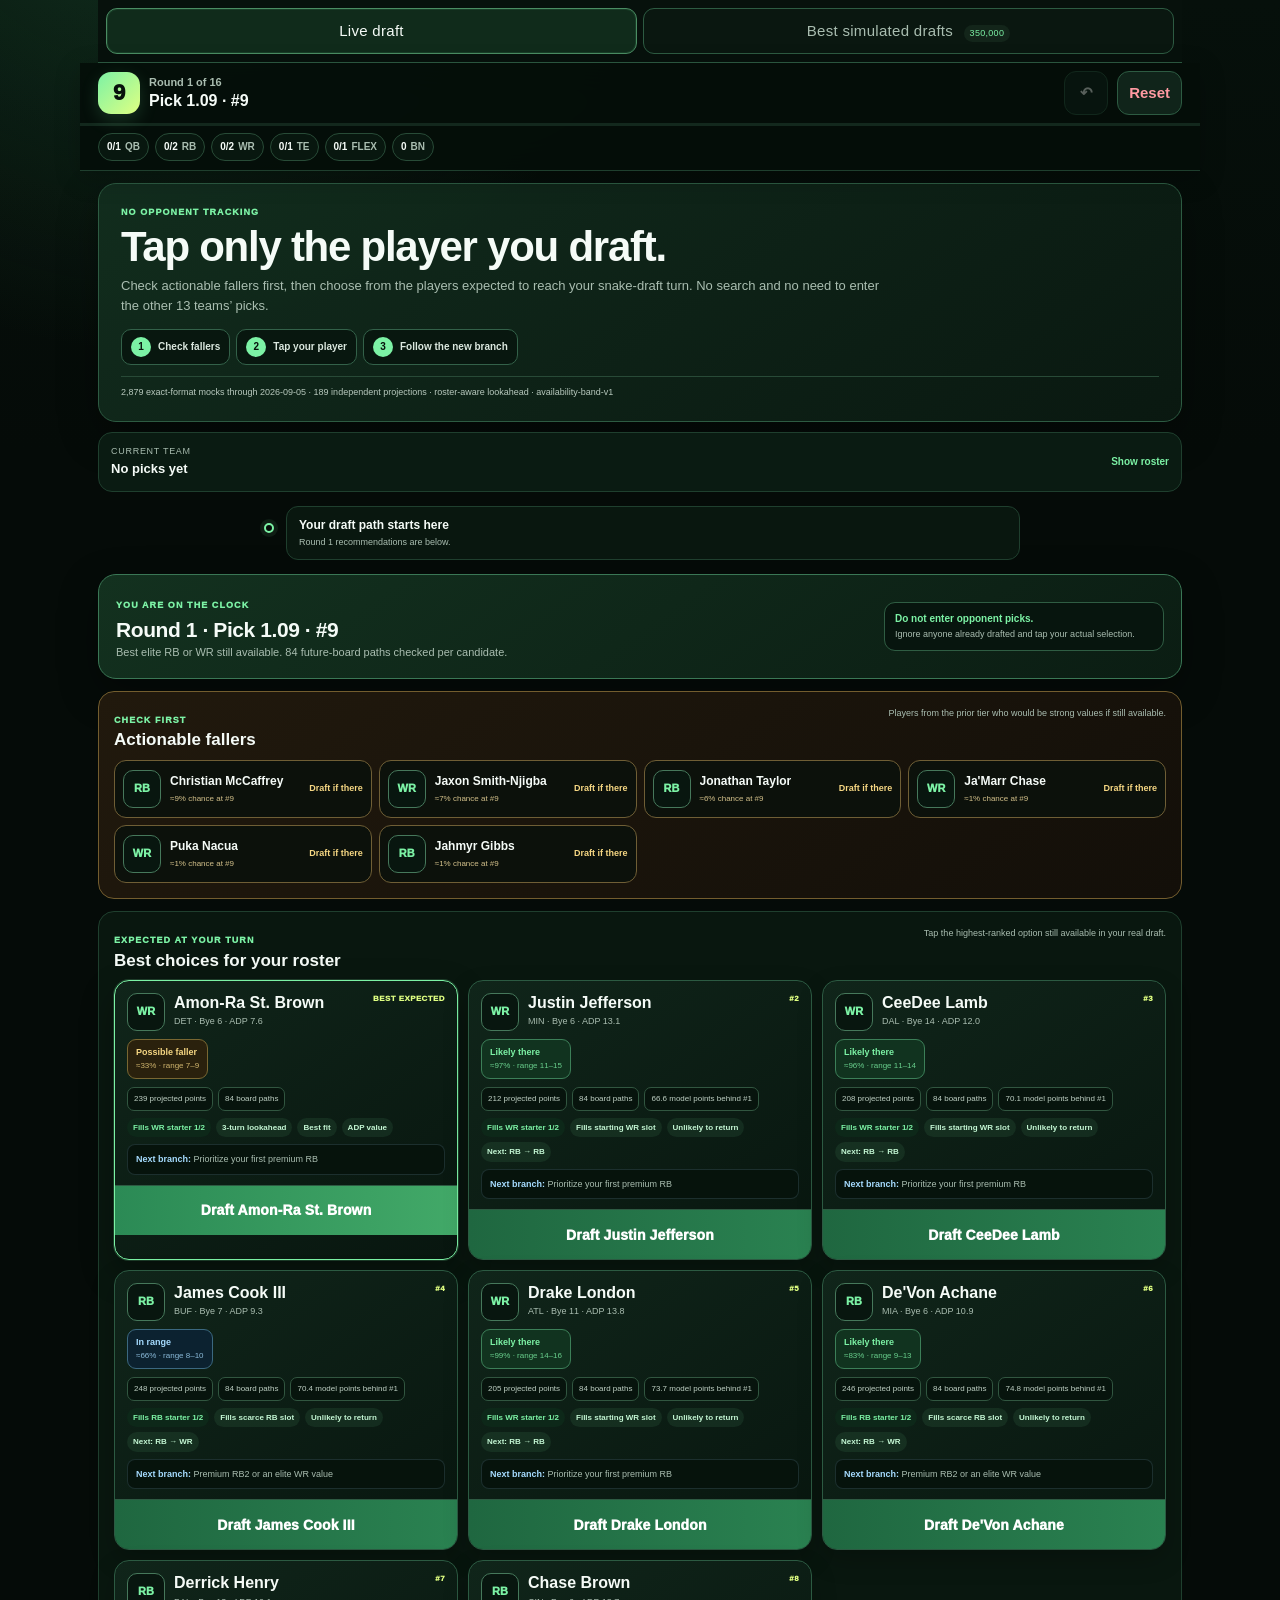
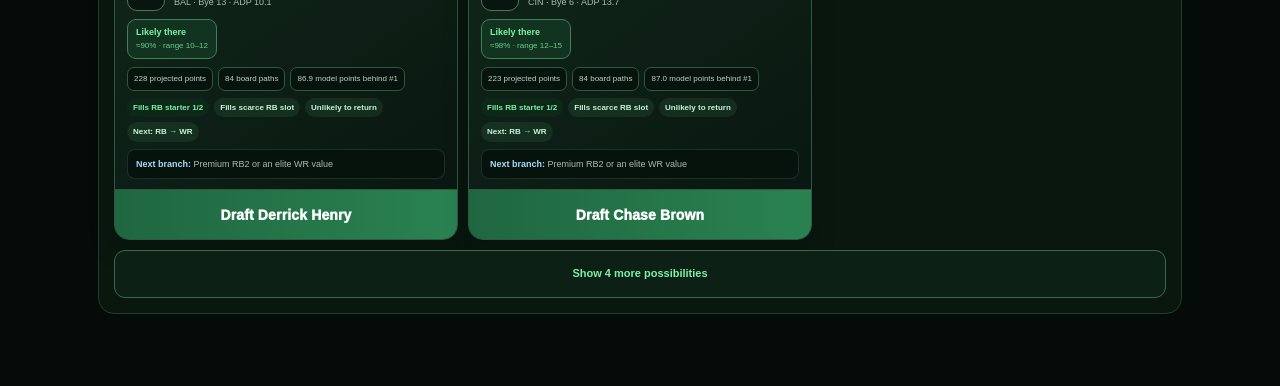
<file: index.html>
<!doctype html>
<html lang="en">
<head>
  <meta charset="utf-8">
  <meta name="viewport" content="width=device-width,initial-scale=1,viewport-fit=cover">
  <meta name="theme-color" content="#07110c">
  <meta name="apple-mobile-web-app-capable" content="yes">
  <meta name="apple-mobile-web-app-status-bar-style" content="black-translucent">
  <meta name="description" content="Live draft assistant and conservative strategy simulations for pick 9 in a 14-team half-PPR fantasy football snake draft.">
  <title>Pick 9 Draft Tree</title>
  <link rel="stylesheet" href="style.css">
  <link rel="stylesheet" href="adversarial-tuning.css">
  <link rel="stylesheet" href="simulations.css">
  <link rel="stylesheet" href="simulation-thresholds.css">
</head>
<body>
  <div id="live-status" class="sr-only" aria-live="polite" aria-atomic="true"></div>
  <div class="calculating" role="status" aria-live="polite">
    <span class="spinner" aria-hidden="true"></span>
    <b>Updating your draft tree…</b>
  </div>

  <div class="app">
    <nav class="app-tabs" role="tablist" aria-label="Pick 9 draft tools">
      <button class="app-tab active" id="live-draft-tab" type="button" role="tab" data-app-tab="live" aria-selected="true" aria-controls="live-draft-panel">Live draft</button>
      <button class="app-tab" id="simulated-drafts-tab" type="button" role="tab" data-app-tab="simulations" aria-selected="false" aria-controls="simulated-drafts-panel" tabindex="-1">Best simulated drafts <span id="simulation-count-badge">0</span></button>
    </nav>

    <header class="app-header">
      <div class="topbar">
        <div class="logo" aria-hidden="true">9</div>
        <div class="pick-context">
          <span id="round-label">Round 1 of 16</span>
          <strong id="pick-label">Pick 1.09 · #9</strong>
        </div>
        <button class="icon-button" id="undo" type="button" aria-label="Undo last action" title="Undo" disabled>↶</button>
        <button class="icon-button reset" id="reset" type="button" aria-label="Reset draft">Reset</button>
      </div>
      <div class="progress-track" aria-hidden="true"><span id="progress-bar"></span></div>
      <div class="roster-chips" id="roster-chips" aria-label="Starting lineup slots filled and bench count"></div>
    </header>

    <main>
      <section id="live-draft-panel" data-app-panel="live" role="tabpanel" aria-labelledby="live-draft-tab">
        <section class="intro" id="intro" aria-labelledby="intro-title">
          <div class="eyebrow">NO OPPONENT TRACKING</div>
          <h1 id="intro-title">Tap only the player you draft.</h1>
          <p>Check actionable fallers first, then choose from the players expected to reach your snake-draft turn. No search and no need to enter the other 13 teams’ picks.</p>
          <div class="three-step" aria-label="How to use this draft tree">
            <span><b>1</b> Check fallers</span>
            <span><b>2</b> Tap your player</span>
            <span><b>3</b> Follow the new branch</span>
          </div>
          <div class="source-note" id="source-note"></div>
        </section>

        <section class="team-panel" aria-labelledby="team-heading">
          <button class="team-toggle" id="team-toggle" type="button" aria-expanded="false" aria-controls="team-body">
            <span><small id="team-heading">Current team</small><strong id="construction">No picks yet</strong></span>
            <span class="team-toggle-label" id="team-toggle-label">Show roster</span>
          </button>
          <div class="team-body" id="team-body" hidden></div>
        </section>

        <section class="draft-path" id="draft-path" aria-label="Your draft path"></section>

        <section class="board-shell" id="board-shell" aria-live="polite" aria-busy="true">
          <div class="board-loading">
            <span class="spinner" aria-hidden="true"></span>
            <div><strong>Building your Round 1 board…</strong><small>Estimating availability and roster fit</small></div>
          </div>
        </section>
      </section>

      <section class="simulation-lab" id="simulated-drafts-panel" data-app-panel="simulations" role="tabpanel" aria-labelledby="simulated-drafts-tab" hidden>
        <header class="simulation-hero">
          <div class="eyebrow">MONTE CARLO STRATEGY LAB</div>
          <h1>Best practical drafts found across thousands of simulations.</h1>
          <p>Every strategy drafts from your exact snake selections—9, 20, 37, 48, and onward. Set a minimum availability floor for the core of the draft so every QB, RB, WR, and TE selected through Round 12 had at least that modeled chance of reaching you.</p>
          <div class="simulation-meta" id="simulation-meta" aria-label="Simulation details"></div>
        </header>

        <section class="simulation-section" aria-labelledby="strategy-leaderboard-heading">
          <div class="simulation-section-heading">
            <h2 id="strategy-leaderboard-heading">Strategy leaderboard</h2>
            <p>Ranked by average conservative score when all seven approaches face the same simulated draft rooms.</p>
          </div>
          <div class="simulation-strategy-grid" id="simulation-strategy-grid"></div>
        </section>

        <section class="simulation-section" aria-labelledby="ranked-drafts-heading">
          <div class="simulation-section-heading">
            <h2 id="ranked-drafts-heading">Best practical drafts</h2>
            <p>Use the availability floor to decide how conservative the examples should be. A 35% floor means every core skill-position pick through Round 12 had at least a 35% modeled chance of reaching you.</p>
          </div>

          <section class="simulation-threshold-panel" id="simulation-threshold-panel" aria-labelledby="availability-floor-heading">
            <div class="simulation-threshold-copy">
              <h3 id="availability-floor-heading">Minimum availability for core picks</h3>
              <p>Applies to QB, RB, WR, and TE in Rounds 1–12. Rounds 13–14 are late bench dart throws; defense and kicker are excluded because those slots are deliberately saved for the final two rounds.</p>
            </div>
            <div class="simulation-thresholds" id="simulation-thresholds" aria-label="Minimum core-pick availability floor"></div>
            <p class="simulation-threshold-summary" id="simulation-threshold-summary" aria-live="polite"></p>
          </section>

          <div class="simulation-filters" id="simulation-filters" aria-label="Filter simulated drafts by strategy"></div>
          <div class="simulation-draft-list" id="simulation-draft-list"></div>
        </section>

        <section class="simulation-method" id="simulation-method" aria-label="Simulation methodology"></section>
      </section>
    </main>
  </div>

  <script src="data.js"></script>
  <script src="engine.js"></script>
  <script src="engine-patch.js"></script>
  <script src="availability.js"></script>
  <script src="model-meta.js"></script>
  <script src="app-v2.js"></script>
  <script src="lineup-semantics.js"></script>
  <script src="simulated-drafts.js"></script>
  <script src="simulation-render.js"></script>
  <script src="simulation-tabs.js"></script>
</body>
</html>
</file>
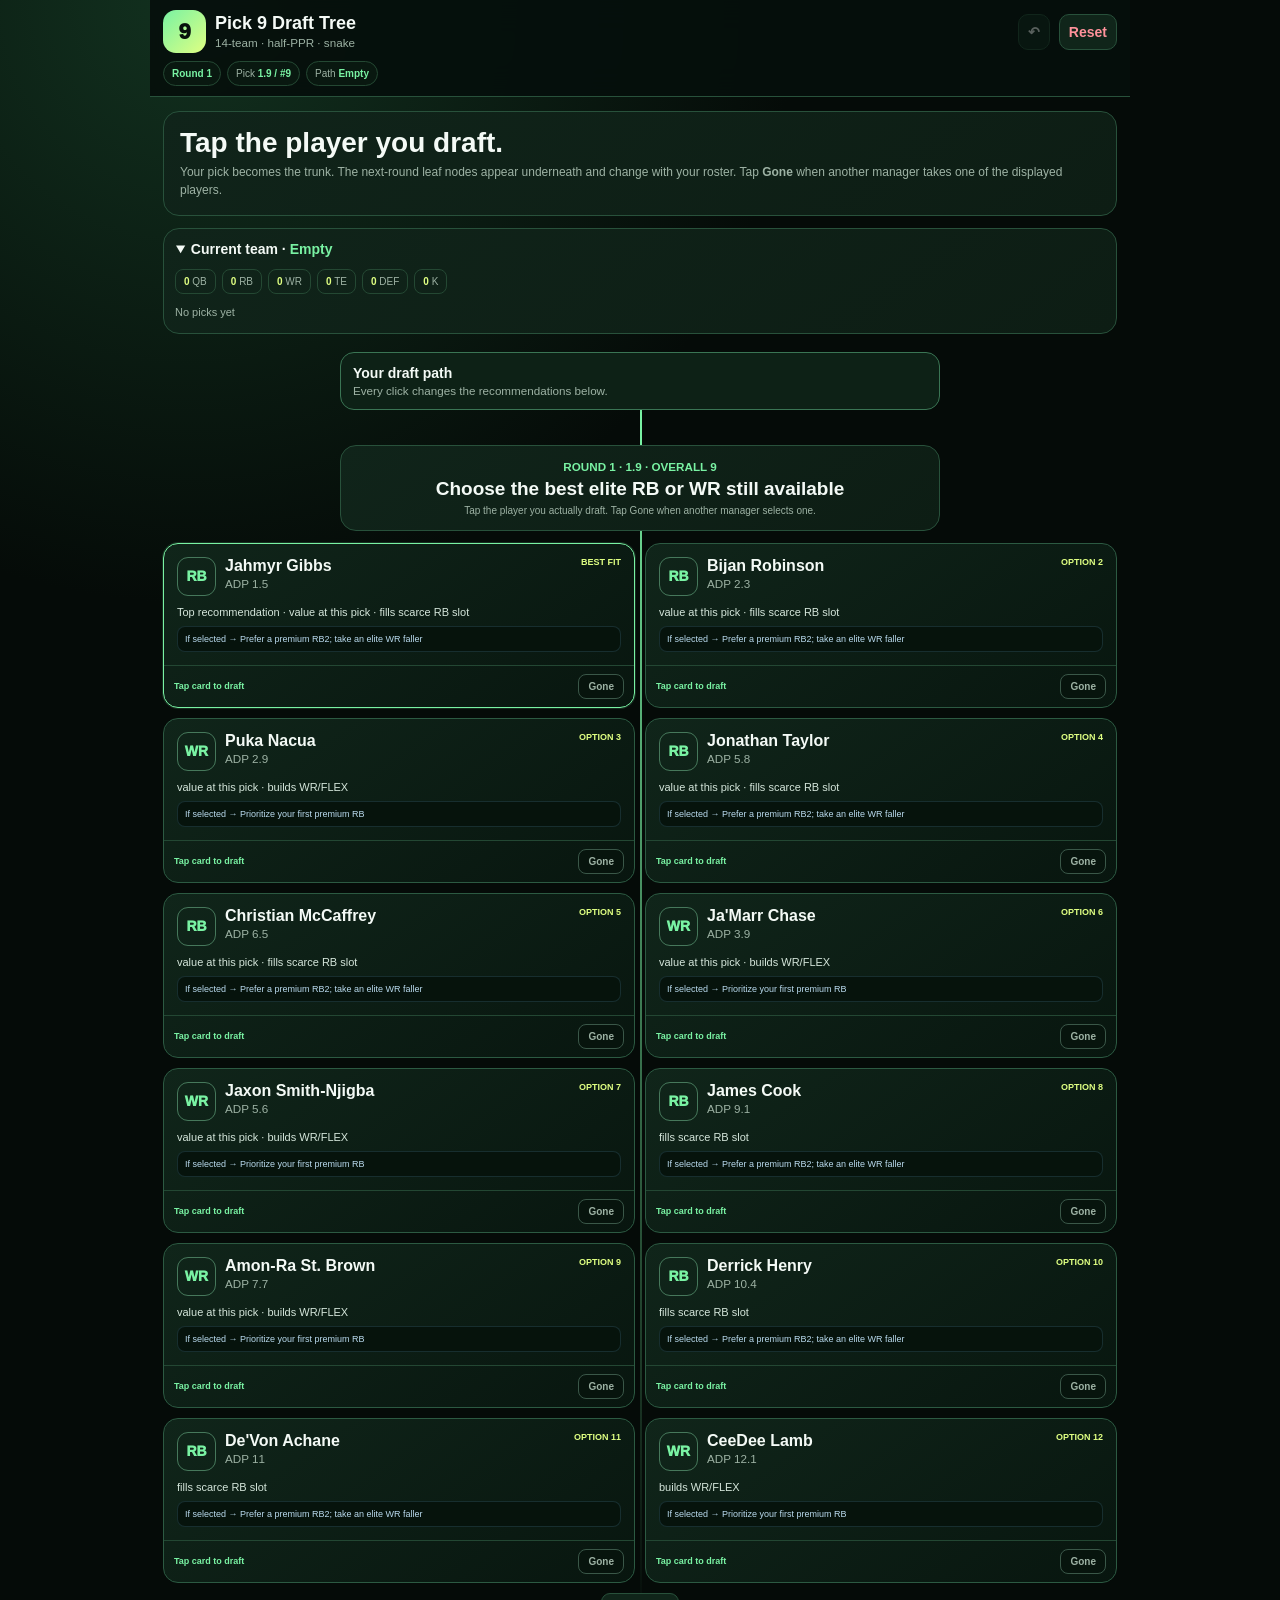
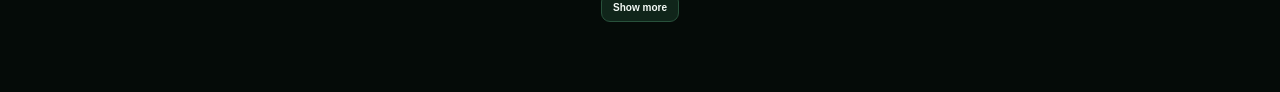
<file: fantasy-draft-tree/index.html>
<!doctype html>
<html lang="en">
<head>
<meta charset="utf-8">
<meta name="viewport" content="width=device-width,initial-scale=1,viewport-fit=cover">
<meta name="theme-color" content="#07110c">
<title>Pick 9 Draft Tree</title>
<link rel="stylesheet" href="style.css">
</head>
<body>
<div class="app">
<header><div class="top"><div class="logo">9</div><div class="title"><b>Pick 9 Draft Tree</b><small>14-team · half-PPR · snake</small></div><button class="control" id="undo">↶</button><button class="control reset" id="reset">Reset</button></div><div class="status" id="status"></div></header>
<section class="intro"><h1>Tap the player you draft.</h1><p>Your pick becomes the trunk. The next-round leaf nodes appear underneath and change with your roster. Tap <b>Gone</b> when another manager takes one of the displayed players.</p></section>
<details class="team" open><summary>Current team · <span id="construction">Empty</span></summary><div id="team"></div></details>
<main class="tree" id="tree"></main>
</div>
<script src="data.js"></script>
<script src="app.js"></script>
</body>
</html>
</file>
<file: style.css>
:root{
  --bg:#050b08;
  --surface:#0b1710;
  --surface-2:#10241a;
  --surface-3:#07120c;
  --line:#2d5b42;
  --line-soft:#1f3f2e;
  --text:#f5fbf7;
  --muted:#a9bdb0;
  --green:#7cf2a5;
  --lime:#dfff82;
  --blue:#a6dcff;
  --amber:#f6d783;
  --red:#ff9aa2;
  --shadow:0 14px 38px rgba(0,0,0,.34);
}

*{box-sizing:border-box}
html{background:var(--bg);scroll-behavior:smooth}
body{
  margin:0;
  min-height:100vh;
  background:
    radial-gradient(circle at 12% -8%,rgba(47,133,83,.28),transparent 32rem),
    linear-gradient(180deg,#06100b 0%,var(--bg) 28rem);
  color:var(--text);
  font:15px/1.45 -apple-system,BlinkMacSystemFont,"Segoe UI",Roboto,Helvetica,Arial,sans-serif;
  -webkit-font-smoothing:antialiased;
}
button{font:inherit;touch-action:manipulation}
button,a,summary{-webkit-tap-highlight-color:transparent}
button:focus-visible,summary:focus-visible{
  outline:3px solid var(--blue);
  outline-offset:3px;
}
.sr-only{
  position:absolute!important;
  width:1px!important;
  height:1px!important;
  padding:0!important;
  margin:-1px!important;
  overflow:hidden!important;
  clip:rect(0,0,0,0)!important;
  white-space:nowrap!important;
  border:0!important;
}

.app{width:min(100%,1120px);margin:0 auto;padding:0 12px 72px}
main{display:block}

.app-header{
  position:sticky;
  top:0;
  z-index:30;
  margin:0 -12px;
  padding:calc(8px + env(safe-area-inset-top)) 12px 8px;
  background:rgba(5,14,9,.94);
  border-bottom:1px solid var(--line-soft);
  backdrop-filter:blur(18px);
  box-shadow:0 7px 24px rgba(0,0,0,.22);
}
.topbar{display:flex;align-items:center;gap:9px;min-width:0}
.logo{
  width:42px;
  height:42px;
  flex:0 0 42px;
  display:grid;
  place-items:center;
  border-radius:13px;
  background:linear-gradient(135deg,var(--green),var(--lime));
  color:#07110c;
  font-size:22px;
  font-weight:950;
  box-shadow:0 6px 18px rgba(124,242,165,.16);
}
.pick-context{flex:1;min-width:0}
.pick-context span,.pick-context strong{display:block;white-space:nowrap;overflow:hidden;text-overflow:ellipsis}
.pick-context span{color:var(--muted);font-size:11px;font-weight:700}
.pick-context strong{font-size:16px;line-height:1.2}
.icon-button{
  min-width:44px;
  min-height:44px;
  border:1px solid var(--line);
  border-radius:12px;
  background:var(--surface-2);
  color:var(--text);
  font-weight:900;
  padding:0 11px;
}
.icon-button:disabled{opacity:.35}
.icon-button.reset{color:var(--red)}
.progress-track{height:3px;margin:8px -12px 7px;background:#13281d;overflow:hidden}
.progress-track span{display:block;height:100%;width:0;background:linear-gradient(90deg,var(--green),var(--lime));transition:width .25s ease}
.roster-chips{display:flex;gap:6px;overflow-x:auto;scrollbar-width:none;padding-bottom:1px}
.roster-chips::-webkit-scrollbar{display:none}
.roster-chip{
  flex:0 0 auto;
  min-height:28px;
  display:inline-flex;
  align-items:center;
  gap:4px;
  padding:4px 8px;
  border:1px solid #284b37;
  border-radius:999px;
  background:#08170f;
  color:var(--muted);
  font-size:10px;
  font-weight:750;
}
.roster-chip b{color:var(--text)}
.roster-chip.partial{border-color:#7b6a3c;color:var(--amber)}
.roster-chip.filled{border-color:#397b55;background:#0e2b1b;color:var(--green)}

.intro{
  margin-top:12px;
  padding:16px;
  border:1px solid var(--line);
  border-radius:18px;
  background:linear-gradient(145deg,rgba(18,45,30,.97),rgba(10,25,17,.97));
  box-shadow:var(--shadow);
}
.eyebrow{
  color:var(--green);
  font-size:9px;
  font-weight:950;
  letter-spacing:.12em;
  text-transform:uppercase;
}
.intro h1{margin:6px 0 7px;font-size:clamp(26px,7vw,42px);line-height:1.04;letter-spacing:-.03em}
.intro p{margin:0;color:var(--muted);font-size:13px;line-height:1.55;max-width:760px}
.three-step{display:flex;gap:6px;overflow-x:auto;margin-top:13px;scrollbar-width:none}
.three-step::-webkit-scrollbar{display:none}
.three-step span{
  flex:0 0 auto;
  min-height:36px;
  display:inline-flex;
  align-items:center;
  gap:7px;
  padding:6px 9px;
  border:1px solid #336149;
  border-radius:10px;
  background:#08170f;
  color:#dbe8df;
  font-size:10px;
  font-weight:800;
}
.three-step b{width:20px;height:20px;display:grid;place-items:center;border-radius:50%;background:var(--green);color:#07110c}
.source-note{margin-top:11px;padding-top:9px;border-top:1px solid #284a37;color:#b8c9be;font-size:9px;line-height:1.45}
body.draft-started .intro{display:none}

.team-panel{
  margin-top:10px;
  border:1px solid var(--line-soft);
  border-radius:14px;
  background:rgba(11,29,19,.96);
  overflow:hidden;
}
.team-toggle{
  width:100%;
  min-height:58px;
  display:flex;
  align-items:center;
  justify-content:space-between;
  gap:12px;
  border:0;
  background:transparent;
  color:var(--text);
  padding:10px 12px;
  text-align:left;
}
.team-toggle>span:first-child{min-width:0}
.team-toggle small,.team-toggle strong{display:block}
.team-toggle small{color:var(--muted);font-size:9px;text-transform:uppercase;letter-spacing:.08em}
.team-toggle strong{margin-top:2px;white-space:nowrap;overflow:hidden;text-overflow:ellipsis;font-size:13px}
.team-toggle-label{flex:0 0 auto;color:var(--green);font-size:10px;font-weight:900}
.team-body{border-top:1px solid var(--line-soft);padding:10px 12px}
.empty-team{margin:0;color:var(--muted);font-size:12px}
.team-list{list-style:none;margin:0;padding:0;display:grid;gap:7px}
.team-list li{display:flex;align-items:center;gap:9px;min-width:0}
.team-list li>span:last-child{min-width:0}
.team-list b,.team-list small{display:block}
.team-list b{white-space:nowrap;overflow:hidden;text-overflow:ellipsis;font-size:12px}
.team-list small{color:var(--muted);font-size:9px}
.team-round{width:34px;height:30px;flex:0 0 34px;display:grid;place-items:center;border:1px solid #386c4e;border-radius:9px;color:var(--green);font-size:10px;font-weight:950}

.draft-path{position:relative;margin-top:14px}
.path-start{
  position:relative;
  margin-left:26px;
  padding:10px 12px;
  border:1px solid var(--line-soft);
  border-radius:12px;
  background:#09170f;
}
.path-start b,.path-start small{display:block}
.path-start b{font-size:12px}
.path-start small{color:var(--muted);font-size:9px;margin-top:2px}
.path-list{position:relative;list-style:none;margin:0;padding:0 0 0 26px}
.path-list:before{content:"";position:absolute;left:8px;top:10px;bottom:12px;width:2px;background:linear-gradient(var(--green),#315c43)}
.path-node,.path-earlier{position:relative;margin-bottom:8px}
.path-dot{position:absolute;left:-22px;top:19px;width:10px;height:10px;border:2px solid var(--green);border-radius:50%;background:var(--bg);box-shadow:0 0 0 4px rgba(124,242,165,.08)}
.path-start .path-dot{left:-23px;top:16px}
.path-card{
  min-height:54px;
  display:flex;
  align-items:center;
  gap:9px;
  padding:7px 8px;
  border:1px solid var(--line-soft);
  border-radius:12px;
  background:linear-gradient(145deg,#0d2116,#08150e);
}
.path-round{width:58px;flex:0 0 58px;color:var(--green);font-size:11px;font-weight:950}
.path-round small,.path-player small{display:block;color:var(--muted);font-size:8px;font-weight:600}
.path-player{flex:1;min-width:0}
.path-player b{display:block;white-space:nowrap;overflow:hidden;text-overflow:ellipsis;font-size:12px}
.path-change{
  min-width:58px;
  min-height:44px;
  border:1px solid #355f47;
  border-radius:9px;
  background:#07140d;
  color:var(--blue);
  font-size:9px;
  font-weight:900;
}
.path-earlier button{
  min-height:44px;
  width:100%;
  border:1px dashed #35644a;
  border-radius:10px;
  background:#08160f;
  color:var(--muted);
  font-size:10px;
  font-weight:850;
}

.board-shell{margin-top:14px;scroll-margin-top:132px}
.board-loading{
  min-height:170px;
  display:flex;
  align-items:center;
  justify-content:center;
  gap:12px;
  border:1px solid var(--line);
  border-radius:18px;
  background:var(--surface);
  color:var(--muted);
}
.board-loading strong,.board-loading small{display:block}
.board-loading strong{color:var(--text)}
.board-loading small{font-size:10px;margin-top:2px}
.spinner{width:22px;height:22px;border:3px solid #335943;border-top-color:var(--green);border-radius:50%;animation:spin .8s linear infinite}
@keyframes spin{to{transform:rotate(360deg)}}

.on-clock{
  display:grid;
  gap:10px;
  padding:14px;
  border:1px solid #3a7755;
  border-radius:18px;
  background:linear-gradient(145deg,#13311f,#0b1d13);
  box-shadow:var(--shadow);
}
.on-clock h2{margin:4px 0 3px;font-size:21px;line-height:1.12;letter-spacing:-.02em}
.on-clock p{margin:0;color:var(--muted);font-size:11px;line-height:1.45}
.no-tracking-note{padding:9px 10px;border:1px solid #2f5d43;border-radius:11px;background:#07150e}
.no-tracking-note b,.no-tracking-note span{display:block}
.no-tracking-note b{color:var(--green);font-size:10px}
.no-tracking-note span{margin-top:2px;color:var(--muted);font-size:9px}

.board-section{
  margin-top:12px;
  padding:12px;
  border:1px solid var(--line-soft);
  border-radius:16px;
  background:rgba(10,24,16,.96);
}
.section-title{display:flex;align-items:flex-start;justify-content:space-between;gap:12px;margin-bottom:10px}
.section-title>div{min-width:0}
.section-title h3{margin:2px 0 0;font-size:17px;line-height:1.15}
.section-title p{width:min(48%,370px);margin:0;color:var(--muted);font-size:9px;line-height:1.4;text-align:right}

.faller-section{border-color:#735d2e;background:linear-gradient(145deg,#21190d,#130f09)}
.faller-grid{display:grid;gap:7px}
.faller-button{
  min-height:58px;
  width:100%;
  display:grid;
  grid-template-columns:38px minmax(0,1fr) auto;
  align-items:center;
  gap:9px;
  padding:8px;
  border:1px solid #6f5e35;
  border-radius:12px;
  background:#0c110b;
  color:var(--text);
  text-align:left;
}
.faller-button>span:nth-child(2){min-width:0}
.faller-button b,.faller-button small{display:block}
.faller-button b{white-space:nowrap;overflow:hidden;text-overflow:ellipsis;font-size:12px}
.faller-button small{color:#d4c18b;font-size:8px;margin-top:2px}
.faller-button>strong{color:var(--amber);font-size:9px;white-space:nowrap}

.position-badge{
  width:38px;
  height:38px;
  flex:0 0 38px;
  display:grid;
  place-items:center;
  border:1px solid #46785b;
  border-radius:10px;
  background:#08160f;
  color:var(--green);
  font-size:11px;
  font-weight:950;
}
.recommendation-grid{display:grid;gap:10px}
.recommendation-card{
  min-width:0;
  border:1px solid #2c5a42;
  border-radius:15px;
  background:linear-gradient(145deg,#10251a,#08160f);
  overflow:hidden;
  box-shadow:0 10px 26px rgba(0,0,0,.2);
}
.recommendation-card.primary{border-color:var(--green);box-shadow:0 0 0 1px rgba(124,242,165,.18),0 14px 34px rgba(0,0,0,.3)}
.recommendation-head{display:flex;align-items:flex-start;gap:9px;padding:12px 12px 8px}
.player-identity{flex:1;min-width:0}
.player-identity b,.player-identity small{display:block}
.player-identity b{white-space:nowrap;overflow:hidden;text-overflow:ellipsis;font-size:16px;line-height:1.2}
.player-identity small{color:var(--muted);font-size:9px;margin-top:3px}
.choice-rank{flex:0 0 auto;color:var(--lime);font-size:8px;font-weight:950;letter-spacing:.05em}
.recommendation-status{padding:0 12px 8px}
.availability-badge{display:inline-flex;flex-direction:column;gap:1px;padding:6px 8px;border:1px solid;border-radius:9px}
.availability-badge b{font-size:9px}
.availability-badge small{font-size:8px;color:currentColor;opacity:.82}
.availability-badge.likely{border-color:#3c7f58;background:#11331f;color:var(--green)}
.availability-badge.range{border-color:#3b6880;background:#0c2230;color:var(--blue)}
.availability-badge.possible{border-color:#796732;background:#2a210d;color:var(--amber)}
.availability-badge.longshot{border-color:#68414b;background:#261118;color:#ffb5bc}
.model-summary,.reason-list{display:flex;gap:5px;flex-wrap:wrap;padding:0 12px 7px}
.model-summary span{padding:5px 6px;border:1px solid #315640;border-radius:7px;background:#07140d;color:#bfd0c4;font-size:8px}
.reason-list span{padding:4px 6px;border-radius:999px;background:rgba(124,242,165,.08);color:#c4f7d4;font-size:8px;font-weight:800}
.player-alert{margin:0 12px 8px;padding:7px;border:1px solid #7f6735;border-radius:8px;background:#21190b;color:#f6dfa0;font-size:8px;line-height:1.4}
.next-plan{margin:0 12px 10px;padding:8px;border:1px solid rgba(166,220,255,.14);border-radius:8px;background:#06130c;color:var(--muted);font-size:9px;line-height:1.4}
.next-plan b{color:var(--blue)}
.draft-player{
  width:100%;
  min-height:50px;
  border:0;
  border-top:1px solid #2d5a42;
  background:linear-gradient(90deg,#1f6740,#2a8251);
  color:white;
  font-size:14px;
  font-weight:950;
  letter-spacing:.01em;
}
.recommendation-card.primary .draft-player{background:linear-gradient(90deg,#2b8a55,#42a968)}
.show-more{
  width:100%;
  min-height:48px;
  margin-top:10px;
  border:1px solid #3b684d;
  border-radius:11px;
  background:#0c2015;
  color:var(--green);
  font-size:11px;
  font-weight:900;
}

.draft-complete{
  padding:28px 16px;
  border:1px solid var(--green);
  border-radius:18px;
  background:linear-gradient(145deg,#143a23,#0c2115);
  text-align:center;
}
.complete-icon{width:52px;height:52px;display:grid;place-items:center;margin:0 auto 10px;border-radius:50%;background:var(--green);color:#07110c;font-size:25px;font-weight:950}
.draft-complete h2{margin:0;font-size:26px}
.draft-complete p{margin:5px 0 0;color:var(--muted)}
.error-state{border-color:var(--red)}

.calculating{
  position:fixed;
  left:50%;
  bottom:calc(18px + env(safe-area-inset-bottom));
  z-index:100;
  display:flex;
  align-items:center;
  gap:9px;
  min-height:48px;
  padding:8px 13px;
  border:1px solid #3c7555;
  border-radius:999px;
  background:rgba(7,21,14,.96);
  box-shadow:var(--shadow);
  color:var(--text);
  font-size:11px;
  transform:translate(-50%,120px);
  opacity:0;
  pointer-events:none;
  transition:transform .2s ease,opacity .2s ease;
}
.calculating .spinner{width:17px;height:17px;border-width:2px}
body.is-calculating .calculating{transform:translate(-50%,0);opacity:1}
body.is-calculating button{pointer-events:none}

@media(min-width:680px){
  .app{padding-left:18px;padding-right:18px}
  .app-header{margin-left:-18px;margin-right:-18px;padding-left:18px;padding-right:18px}
  .progress-track{margin-left:-18px;margin-right:-18px}
  .intro{padding:22px}
  .on-clock{grid-template-columns:minmax(0,1fr) 280px;align-items:center;padding:17px}
  .faller-grid{grid-template-columns:repeat(2,minmax(0,1fr))}
  .recommendation-grid{grid-template-columns:repeat(2,minmax(0,1fr))}
  .team-list{grid-template-columns:repeat(2,minmax(0,1fr))}
  .board-section{padding:15px}
}

@media(min-width:1020px){
  .recommendation-grid{grid-template-columns:repeat(3,minmax(0,1fr))}
  .faller-grid{grid-template-columns:repeat(4,minmax(0,1fr))}
  .draft-path{width:min(760px,100%);margin-left:auto;margin-right:auto}
}

@media(max-width:390px){
  .app{padding-left:9px;padding-right:9px}
  .app-header{margin-left:-9px;margin-right:-9px;padding-left:9px;padding-right:9px}
  .progress-track{margin-left:-9px;margin-right:-9px}
  .logo{width:39px;height:39px;flex-basis:39px;border-radius:12px}
  .icon-button{min-width:42px;min-height:42px;padding:0 9px}
  .pick-context strong{font-size:14px}
  .intro{padding:14px}
  .section-title{display:block}
  .section-title p{width:auto;margin-top:5px;text-align:left}
  .choice-rank{font-size:7px}
}

@media(prefers-reduced-motion:reduce){
  html{scroll-behavior:auto}
  *,*:before,*:after{animation-duration:.01ms!important;animation-iteration-count:1!important;transition-duration:.01ms!important}
}
</file>
<file: adversarial-tuning.css>
.roster-chip.bench{
  border-color:#3e647b;
  background:#0a1a23;
  color:var(--blue);
}

.lineup-format-summary{
  margin-bottom:10px;
  padding:10px;
  border:1px solid #315f46;
  border-radius:11px;
  background:#08170f;
}
.lineup-format-summary b,
.lineup-format-summary span,
.lineup-format-summary small{display:block}
.lineup-format-summary b{font-size:11px;color:var(--green)}
.lineup-format-summary span{margin-top:4px;font-size:10px;font-weight:800;color:var(--text)}
.lineup-format-summary small{margin-top:4px;font-size:9px;line-height:1.4;color:var(--muted)}

.reason-list .lineup-role{
  border-color:#47755a;
  background:#0d2819;
  color:var(--green);
}

@media (max-width:480px){
  .intro{padding:12px 12px 11px}
  .intro h1{font-size:23px;margin:5px 0 5px;line-height:1.02}
  .intro p{font-size:11px;line-height:1.4}
  .three-step{margin-top:9px;gap:5px}
  .three-step span{min-height:32px;padding:4px 7px;font-size:9px;gap:5px}
  .three-step b{width:18px;height:18px;font-size:9px}
  .source-note{display:none}
  .icon-button{min-width:44px;min-height:44px}
}

@media (max-width:340px){
  .intro h1{font-size:21px}
  .intro p{font-size:10.5px}
  .three-step span{padding-left:6px;padding-right:6px}
}
</file>
<file: simulations.css>
.app-tabs{display:grid;grid-template-columns:1fr 1fr;gap:6px;padding:8px;border-bottom:1px solid var(--line);background:#07110c}.app-tab{min-height:46px;border:1px solid var(--line);border-radius:11px;background:#0a1710;color:var(--muted);font:800 11px/1.2 inherit;letter-spacing:.02em;cursor:pointer}.app-tab span{display:inline-flex;min-width:27px;justify-content:center;margin-left:6px;padding:2px 6px;border-radius:999px;background:#13251a;color:var(--green);font-size:9px}.app-tab.active{border-color:#4b8d63;background:#102b1b;color:var(--text);box-shadow:inset 0 0 0 1px #183e27}.app.simulations-active .app-header{display:none}.simulation-lab{padding-bottom:40px}.simulation-hero{padding:22px 18px 18px;border:1px solid #315f46;border-radius:16px;background:linear-gradient(145deg,#0d2618,#08130d 72%);box-shadow:var(--shadow)}.simulation-hero h1{margin:5px 0 8px;max-width:720px;font-size:clamp(25px,6vw,42px);line-height:1.02;letter-spacing:-.035em}.simulation-hero>p{max-width:760px;margin:0;color:var(--muted);font-size:12px;line-height:1.55}.simulation-meta{display:grid;grid-template-columns:repeat(4,minmax(0,1fr));gap:7px;margin-top:16px}.simulation-meta>span,.simulation-score-grid>span{min-width:0;padding:10px;border:1px solid var(--line);border-radius:11px;background:#07130d}.simulation-meta b,.simulation-meta small,.simulation-score-grid b,.simulation-score-grid small{display:block}.simulation-meta b{font-size:15px;color:var(--green)}.simulation-meta small{margin-top:2px;color:var(--muted);font-size:9px;line-height:1.3}.simulation-section{margin-top:18px}.simulation-section-heading{margin:0 2px 10px}.simulation-section-heading h2{margin:0;font-size:18px;letter-spacing:-.02em}.simulation-section-heading p{margin:4px 0 0;color:var(--muted);font-size:11px;line-height:1.45}.simulation-strategy-grid{display:grid;grid-template-columns:repeat(2,minmax(0,1fr));gap:9px}.simulation-strategy-card{position:relative;display:grid;grid-template-columns:35px minmax(0,1fr);gap:8px;min-height:148px;padding:13px;border:1px solid var(--line);border-radius:14px;background:#0b1811;color:var(--text);text-align:left;cursor:pointer}.simulation-strategy-card:hover,.simulation-strategy-card:focus-visible{border-color:#4b8d63;background:#0d2015}.simulation-strategy-rank{display:flex;width:32px;height:32px;align-items:center;justify-content:center;border-radius:10px;background:#173824;color:var(--green);font-size:12px;font-weight:900}.simulation-strategy-copy b,.simulation-strategy-copy small{display:block}.simulation-strategy-copy b{font-size:14px}.simulation-strategy-copy small{margin-top:4px;color:var(--muted);font-size:9.5px;line-height:1.4}.simulation-strategy-metrics{grid-column:1/-1;display:grid;grid-template-columns:repeat(3,1fr);gap:5px}.simulation-strategy-metrics>span{padding:7px;border-radius:9px;background:#07120c}.simulation-strategy-metrics b,.simulation-strategy-metrics small{display:block}.simulation-strategy-metrics b{font-size:12px}.simulation-strategy-metrics small{margin-top:2px;color:var(--muted);font-size:8px}.simulation-opening{grid-column:1/-1;color:var(--blue);font-size:9px;font-weight:800}.simulation-filters{display:flex;flex-wrap:wrap;gap:6px;margin-bottom:11px}.simulation-filter{min-height:42px;padding:8px 11px;border:1px solid var(--line);border-radius:999px;background:#09150e;color:var(--muted);font:800 10px/1 inherit;cursor:pointer}.simulation-filter span{margin-left:5px;color:var(--green)}.simulation-filter.active{border-color:#4b8d63;background:#153621;color:var(--text)}.simulation-draft-list{display:grid;gap:12px}.simulation-draft-card{overflow:hidden;border:1px solid #294c38;border-radius:15px;background:#0a1610;box-shadow:0 8px 26px rgba(0,0,0,.2)}.simulation-draft-header{display:grid;grid-template-columns:44px minmax(0,1fr) auto;gap:10px;align-items:center;padding:13px;border-bottom:1px solid var(--line);background:#0e2016}.simulation-draft-rank{display:flex;width:42px;height:42px;align-items:center;justify-content:center;border-radius:12px;background:#1b4229;color:var(--green);font-size:15px;font-weight:950}.simulation-draft-title b,.simulation-draft-title small{display:block}.simulation-draft-title small{color:var(--muted);font-size:9px;text-transform:uppercase;letter-spacing:.06em}.simulation-draft-title b{margin-top:4px;font-size:13px;letter-spacing:.02em}.simulation-realism{padding:5px 8px;border:1px solid;border-radius:999px;font-size:8.5px;font-weight:900;white-space:nowrap}.simulation-realism.realistic{border-color:#3f8157;background:#12301d;color:var(--green)}.simulation-realism.aggressive{border-color:#8c6d2e;background:#2a210f;color:#ffd479}.simulation-realism.dream{border-color:#854a64;background:#2b1420;color:#ff9fc3}.simulation-score-grid{display:grid;grid-template-columns:repeat(4,minmax(0,1fr));gap:6px;padding:12px 12px 0}.simulation-score-grid b{font-size:14px;color:var(--text)}.simulation-score-grid small{margin-top:2px;color:var(--muted);font-size:8.5px;line-height:1.25}.simulation-range{display:grid;grid-template-columns:repeat(3,1fr);gap:1px;margin:10px 12px 0;overflow:hidden;border:1px solid var(--line);border-radius:11px;background:var(--line)}.simulation-range>span{padding:8px;background:#07130d;text-align:center}.simulation-range small,.simulation-range b{display:block}.simulation-range small{color:var(--muted);font-size:8px;text-transform:uppercase;letter-spacing:.06em}.simulation-range b{margin-top:2px;font-size:13px}.simulation-range .expected b{color:var(--green)}.simulation-headline-picks{display:flex;flex-wrap:wrap;gap:5px;padding:10px 12px 0}.simulation-headline-picks>span{padding:5px 7px;border:1px solid #294c38;border-radius:8px;background:#0d2015;font-size:9px;font-weight:800}.simulation-headline-picks small{color:var(--muted);font-size:8px}.simulation-draft-flags{display:flex;flex-wrap:wrap;gap:5px;padding:9px 12px}.simulation-draft-flags span{padding:4px 6px;border-radius:7px;background:#07130d;color:var(--muted);font-size:8.5px;font-weight:700}.simulation-picks-details{border-top:1px solid var(--line)}.simulation-picks-details summary{min-height:46px;padding:14px;color:var(--blue);font-size:10px;font-weight:900;cursor:pointer}.simulation-pick-list{display:grid;grid-template-columns:repeat(2,minmax(0,1fr));gap:1px;margin:0;padding:1px;list-style:none;background:var(--line)}.simulation-pick{display:grid;grid-template-columns:42px minmax(0,1fr) auto;gap:8px;align-items:center;min-width:0;padding:9px;background:#08130d}.simulation-pick.starter{background:#0b1b12}.simulation-pick-round b,.simulation-pick-round small,.simulation-pick-player b,.simulation-pick-player small,.simulation-pick-market b,.simulation-pick-market small{display:block}.simulation-pick-round{color:var(--green);font-size:10px;font-weight:900}.simulation-pick-round small{margin-top:2px;color:var(--muted);font-size:8px}.simulation-pick-player{min-width:0}.simulation-pick-player b{overflow:hidden;text-overflow:ellipsis;white-space:nowrap;font-size:10px}.simulation-pick-player small{margin-top:2px;color:var(--muted);font-size:8px}.simulation-pick-market{text-align:right}.simulation-pick-market b{font-size:8.5px}.simulation-pick-market small{margin-top:2px;color:var(--muted);font-size:7.5px}.simulation-pick-market .faller{color:#ffd479}.simulation-pick-market .longshot{color:#ff9fc3}.simulation-method{margin-top:18px;padding:16px;border:1px solid var(--line);border-radius:14px;background:#08130d}.simulation-method h2{margin:0 0 8px;font-size:16px}.simulation-method p{margin:6px 0;color:var(--muted);font-size:10px;line-height:1.5}.simulation-method small{display:block;margin-top:10px;color:#82958a;font-size:9px;line-height:1.5}.simulation-empty{padding:28px;border:1px dashed #355a43;border-radius:14px;background:#08130d;text-align:center}.simulation-empty b,.simulation-empty span{display:block}.simulation-empty span{margin-top:5px;color:var(--muted);font-size:10px}@media(max-width:720px){.simulation-meta{grid-template-columns:repeat(2,minmax(0,1fr))}.simulation-strategy-grid{grid-template-columns:1fr}.simulation-score-grid{grid-template-columns:repeat(2,minmax(0,1fr))}.simulation-pick-list{grid-template-columns:1fr}}@media(max-width:420px){.app-tabs{padding:6px}.app-tab{font-size:10px}.app-tab span{display:none}.simulation-hero{padding:17px 13px 14px}.simulation-hero h1{font-size:27px}.simulation-draft-header{grid-template-columns:40px minmax(0,1fr)}.simulation-draft-rank{width:38px;height:38px}.simulation-realism{grid-column:2;justify-self:start}.simulation-pick{grid-template-columns:38px minmax(0,1fr)}.simulation-pick-market{grid-column:2;text-align:left;display:flex;gap:7px}}@media(prefers-reduced-motion:reduce){.simulation-strategy-card,.simulation-filter,.app-tab{transition:none!important}}
</file>
<file: simulation-thresholds.css>
.simulation-threshold-panel{margin:0 0 12px;padding:13px;border:1px solid #315f46;border-radius:14px;background:linear-gradient(145deg,#0d2015,#08130d)}.simulation-threshold-copy h3{margin:0;font-size:14px;letter-spacing:-.01em}.simulation-threshold-copy p{margin:4px 0 0;color:var(--muted);font-size:9.5px;line-height:1.45}.simulation-thresholds{display:grid;grid-template-columns:repeat(5,minmax(0,1fr));gap:6px;margin-top:11px}.simulation-threshold{min-height:54px;padding:7px 5px;border:1px solid var(--line);border-radius:10px;background:#07130d;color:var(--muted);font:inherit;cursor:pointer}.simulation-threshold b,.simulation-threshold small{display:block}.simulation-threshold b{font-size:11px}.simulation-threshold small{margin-top:3px;font-size:7.5px;color:#82958a;white-space:nowrap}.simulation-threshold.active{border-color:var(--green);background:#153621;color:var(--text);box-shadow:inset 0 0 0 1px #79f2a326}.simulation-threshold.active b{color:var(--green)}.simulation-threshold:disabled{opacity:.38;cursor:not-allowed}.simulation-threshold-summary{margin:9px 0 0;color:var(--blue);font-size:9px;line-height:1.45}.simulation-threshold-panel.disabled{border-color:#49344b;background:#130c14}.simulation-threshold-panel.disabled .simulation-threshold-summary{color:#d0a7d4}.simulation-filter:focus-visible,.simulation-threshold:focus-visible{outline:2px solid var(--green);outline-offset:2px}@media(max-width:520px){.simulation-thresholds{grid-template-columns:repeat(3,minmax(0,1fr))}.simulation-threshold{min-height:50px}.simulation-threshold:nth-child(4),.simulation-threshold:nth-child(5){grid-column:auto}}@media(max-width:340px){.simulation-thresholds{grid-template-columns:repeat(2,minmax(0,1fr))}.simulation-threshold:last-child{grid-column:1/-1}}@media(prefers-reduced-motion:reduce){.simulation-threshold{transition:none!important}}
</file>
<file: fantasy-draft-tree/style.css>
:root{--bg:#050b08;--panel:#0d1d14;--line:#28513b;--text:#f4faf6;--muted:#9db2a4;--green:#79f2a3;--lime:#dfff82;--red:#ff929b}
*{box-sizing:border-box}body{margin:0;background:radial-gradient(circle at 15% 0,#12311f,transparent 30%),var(--bg);color:var(--text);font:14px -apple-system,BlinkMacSystemFont,"Segoe UI",sans-serif}.app{max-width:980px;margin:auto;padding:0 13px 70px}button{font:inherit}
header{position:sticky;top:0;z-index:10;margin:0 -13px;padding:calc(10px + env(safe-area-inset-top)) 13px 10px;background:#06100cee;border-bottom:1px solid var(--line);backdrop-filter:blur(16px)}.top{display:flex;align-items:center;gap:9px}.logo{width:43px;height:43px;display:grid;place-items:center;border-radius:13px;background:linear-gradient(135deg,var(--green),var(--lime));color:#07110c;font-size:22px;font-weight:950}.title{flex:1;min-width:0}.title b{display:block;font-size:18px}.title small{color:var(--muted)}.control{border:1px solid var(--line);background:#10251a;color:var(--text);border-radius:10px;padding:9px;font-weight:850}.control:disabled{opacity:.35}.reset{color:var(--red)}.status{display:flex;gap:6px;overflow:auto;margin-top:8px;scrollbar-width:none}.status::-webkit-scrollbar{display:none}.pill{white-space:nowrap;border:1px solid #244833;background:#091810;border-radius:999px;padding:6px 8px;color:var(--muted);font-size:10px}.pill b{color:var(--green)}
.intro,.team,.node,.branch-title{border:1px solid var(--line);background:linear-gradient(145deg,#10241a,var(--panel));border-radius:16px}.intro{padding:16px;margin-top:14px}.intro h1{font-size:28px;line-height:1.05;margin:0 0 7px}.intro p{margin:0;color:var(--muted);line-height:1.45;font-size:12px}.team{margin:12px 0;overflow:hidden}.team summary{padding:12px;font-weight:900;cursor:pointer}.team summary span{color:var(--green)}.counts{display:flex;gap:6px;flex-wrap:wrap;padding:0 11px 10px}.counts span{border:1px solid #244833;border-radius:8px;padding:6px 8px;color:var(--muted);font-size:10px}.counts b{color:var(--lime)}.roster{padding:0 11px 12px;color:var(--muted);font-size:11px;line-height:1.5}
.tree{position:relative;margin-top:18px}.tree:before{content:"";position:absolute;left:18px;top:0;bottom:0;width:2px;background:linear-gradient(var(--green),transparent)}.root,.node,.branch-title{position:relative;margin-left:35px}.root{border:1px solid #3a7554;background:#0d2116;border-radius:14px;padding:12px;font-weight:900}.root small{display:block;color:var(--muted);font-weight:500;margin-top:3px}.node{margin-top:32px;padding:11px}.node:before,.branch:before{content:"";position:absolute;left:-17px;top:-33px;height:33px;border-left:2px solid var(--green)}.node-row{display:flex;align-items:center;gap:9px}.round{min-width:61px;text-align:center;border:1px solid #35684c;border-radius:10px;padding:6px}.round b{display:block;color:var(--green)}.round small{font-size:8px;color:var(--muted)}.player{flex:1;min-width:0}.player b{display:block}.player small{color:var(--muted)}.effect{margin-top:8px;background:#07140d;border-radius:8px;padding:7px;color:#cce1d2;font-size:10px}.change{border:1px solid var(--line);background:#07140d;color:var(--muted);border-radius:8px;padding:7px;font-size:10px}
.branch{position:relative;margin-top:35px}.branch:before{left:17px}.branch-title{padding:12px}.branch-title small{color:var(--green);font-weight:900}.branch-title h2{font-size:19px;margin:4px 0}.branch-title p{margin:0;color:var(--muted);font-size:10px;line-height:1.4}.cards{display:grid;grid-template-columns:1fr;gap:10px;margin:12px 0 0 35px}.card{border:1px solid #2c5a42;background:linear-gradient(145deg,#10251a,#08160f);border-radius:15px;overflow:hidden}.card.best{border-color:var(--green);box-shadow:0 0 0 1px #79f2a327}.draft{width:100%;border:0;background:transparent;color:var(--text);text-align:left;padding:13px}.card-top{display:flex;align-items:flex-start;gap:9px}.pos{width:39px;height:39px;flex:0 0 39px;display:grid;place-items:center;border:1px solid #46785b;border-radius:11px;color:var(--green);font-weight:950}.card-name{flex:1}.card-name b{display:block;font-size:16px}.card-name small{color:var(--muted)}.rank{font-size:9px;color:var(--lime);font-weight:900}.why{margin-top:10px;color:#d5e6db;font-size:11px}.next{margin-top:8px;padding:7px;border:1px solid #7bd0ff25;background:#06130c;border-radius:8px;color:#badbef;font-size:9px}.card-foot{display:flex;align-items:center;justify-content:space-between;border-top:1px solid #234733;padding:8px 10px}.card-foot span{color:var(--green);font-size:9px;font-weight:900}.gone{border:1px solid #3a5748;background:#07140d;color:var(--muted);border-radius:8px;padding:6px 9px;font-size:10px;font-weight:850}.tools{display:flex;justify-content:center;gap:8px;margin:10px 0 0 35px}.tool{border:1px solid var(--line);background:#10251a;color:var(--text);border-radius:9px;padding:8px 11px;font-size:10px;font-weight:850}.done{margin:35px 0 0 35px;border:1px solid var(--green);background:#123421;border-radius:16px;padding:20px;text-align:center}.done h2{margin:0 0 5px}.done p{margin:0;color:var(--muted)}
@media(min-width:720px){.cards{grid-template-columns:repeat(2,minmax(0,1fr))}.tree:before{left:50%}.root,.node,.branch-title{width:min(600px,92%);margin-left:auto;margin-right:auto}.node:before,.branch:before{left:50%}.branch-title{text-align:center}.cards,.tools,.done{margin-left:0}}
</file>
